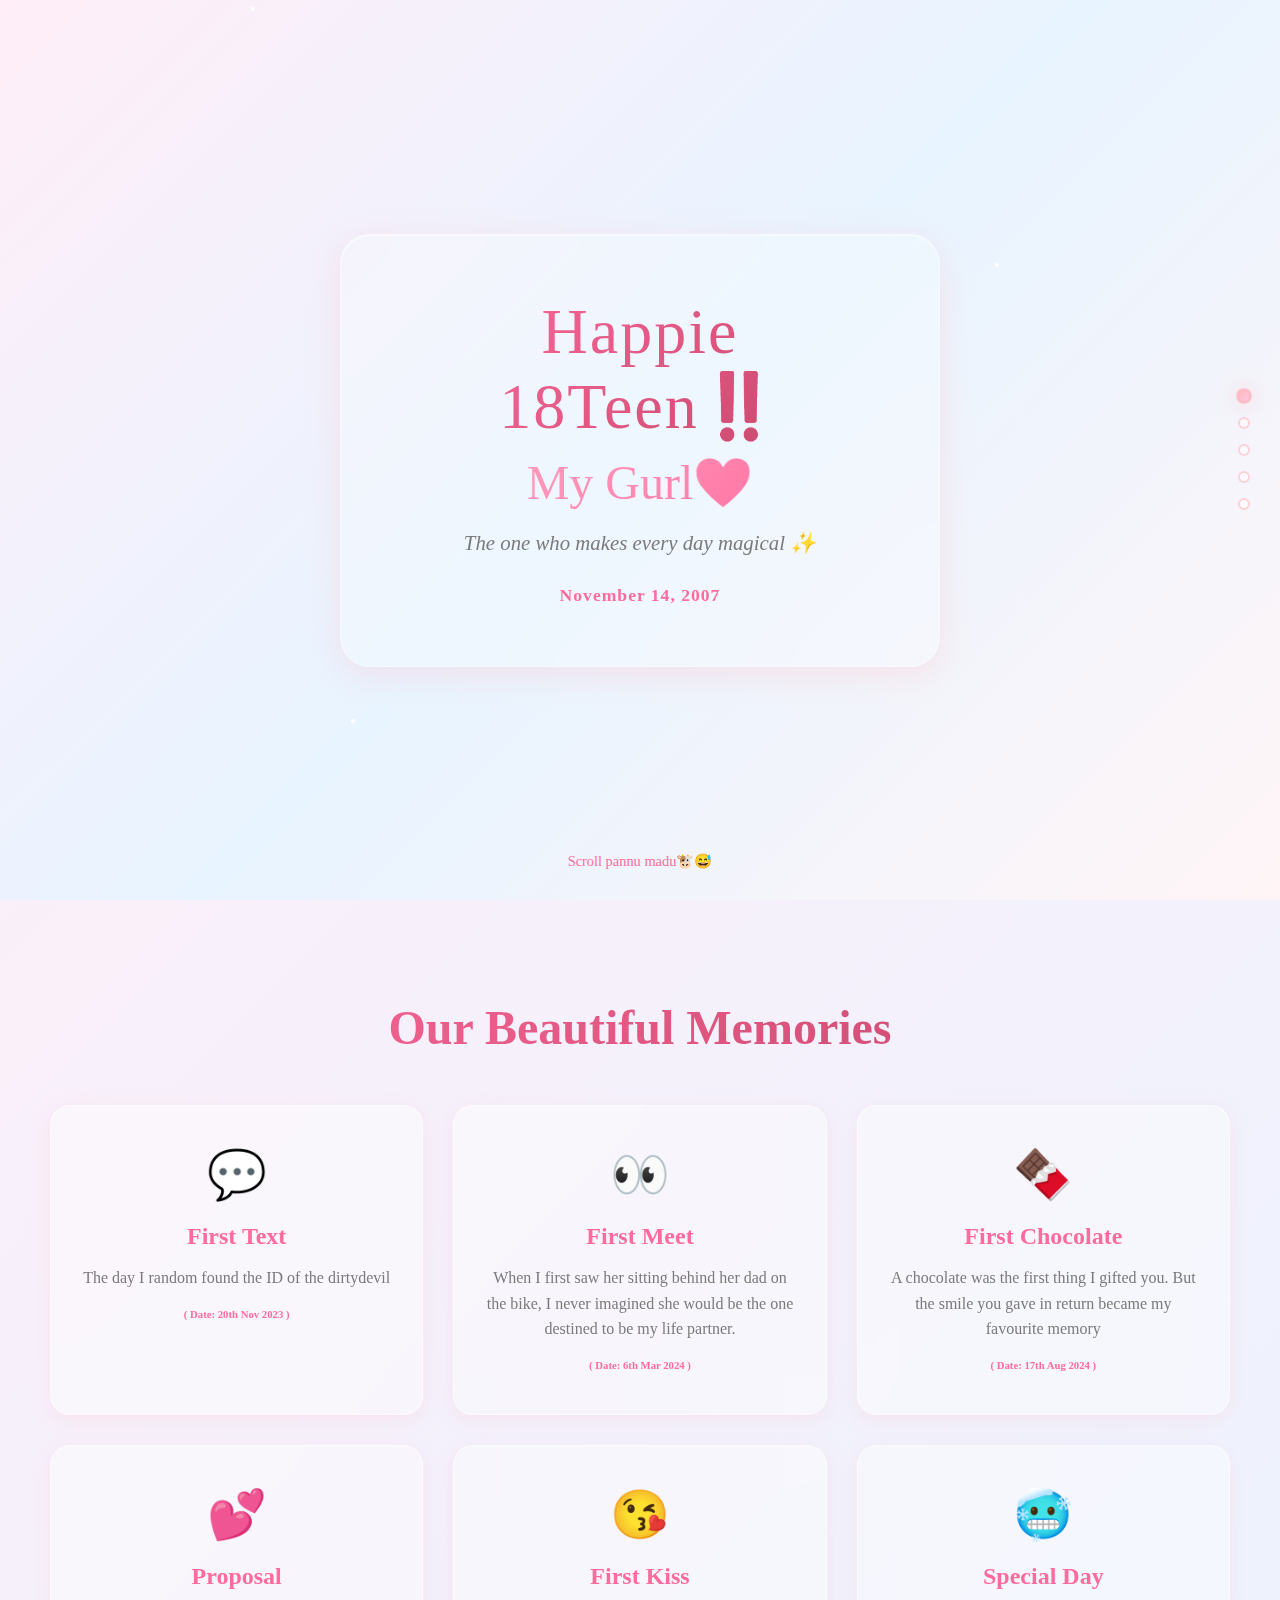
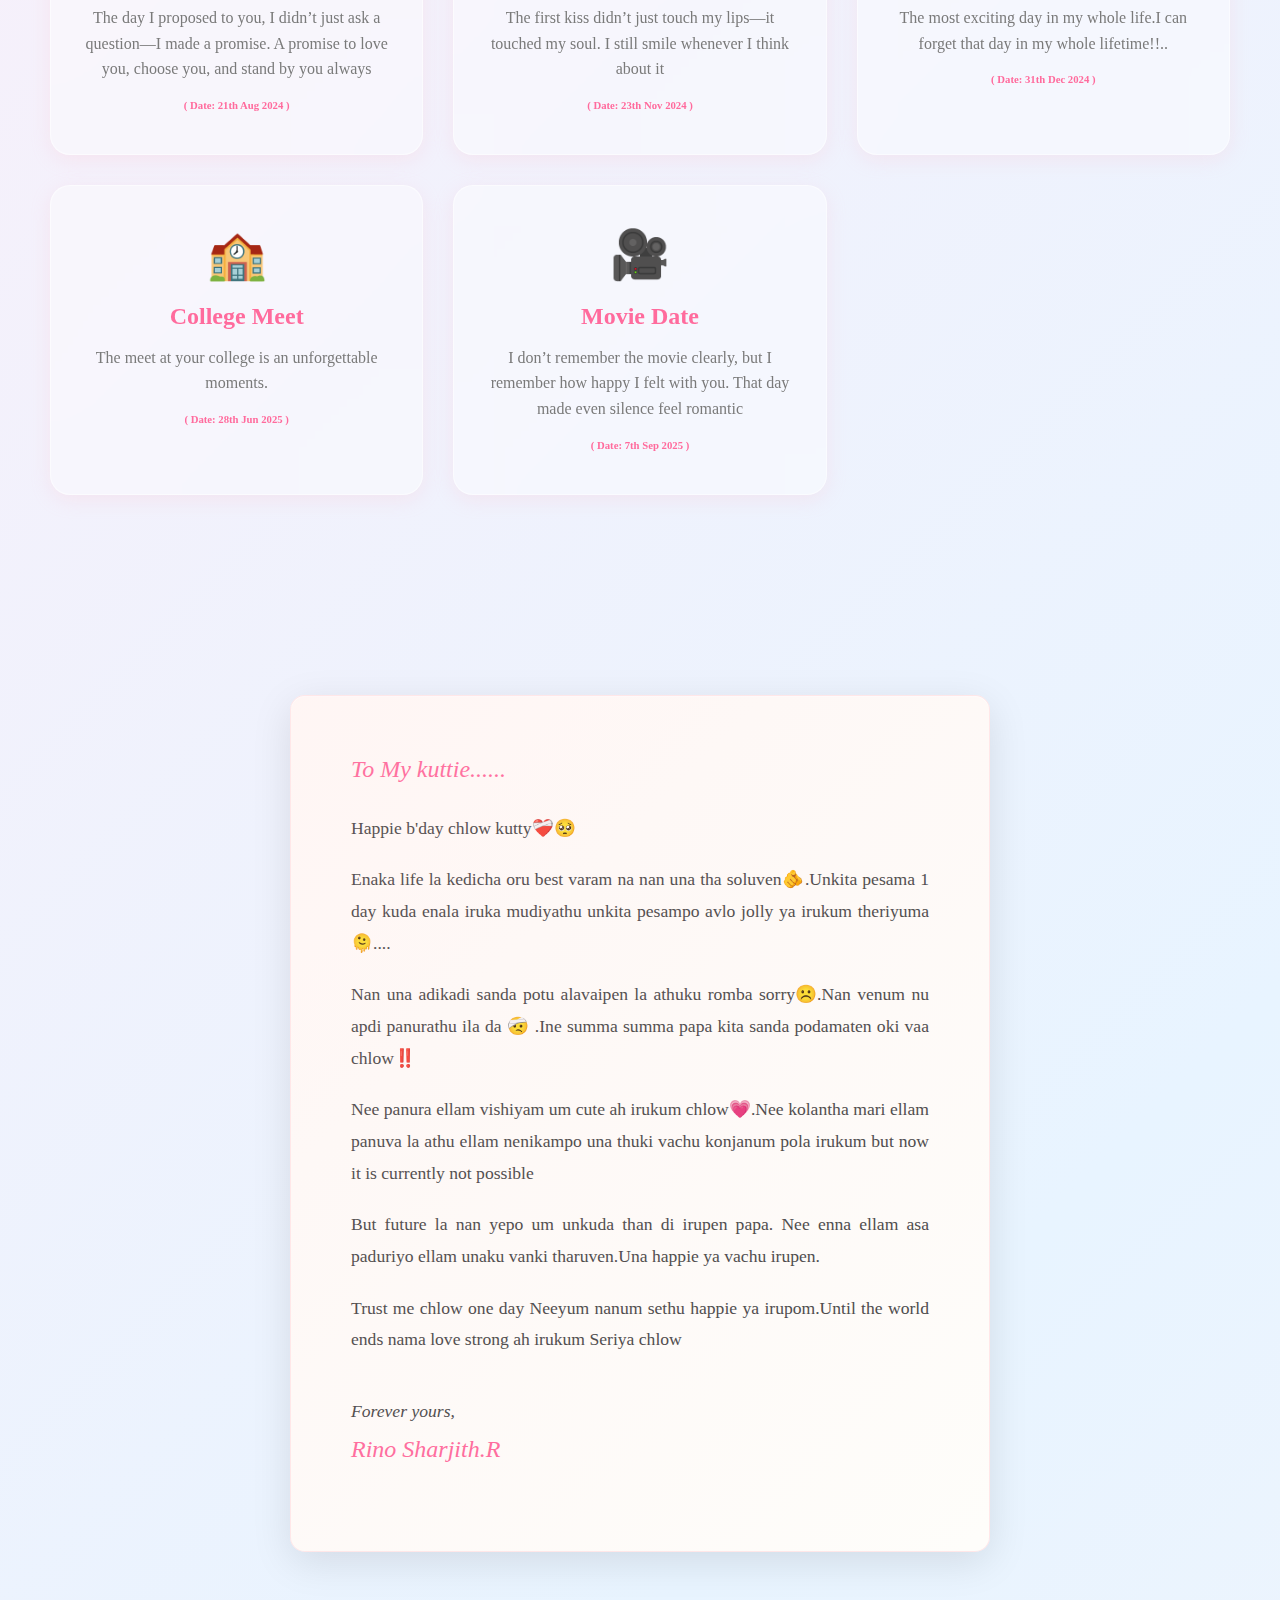
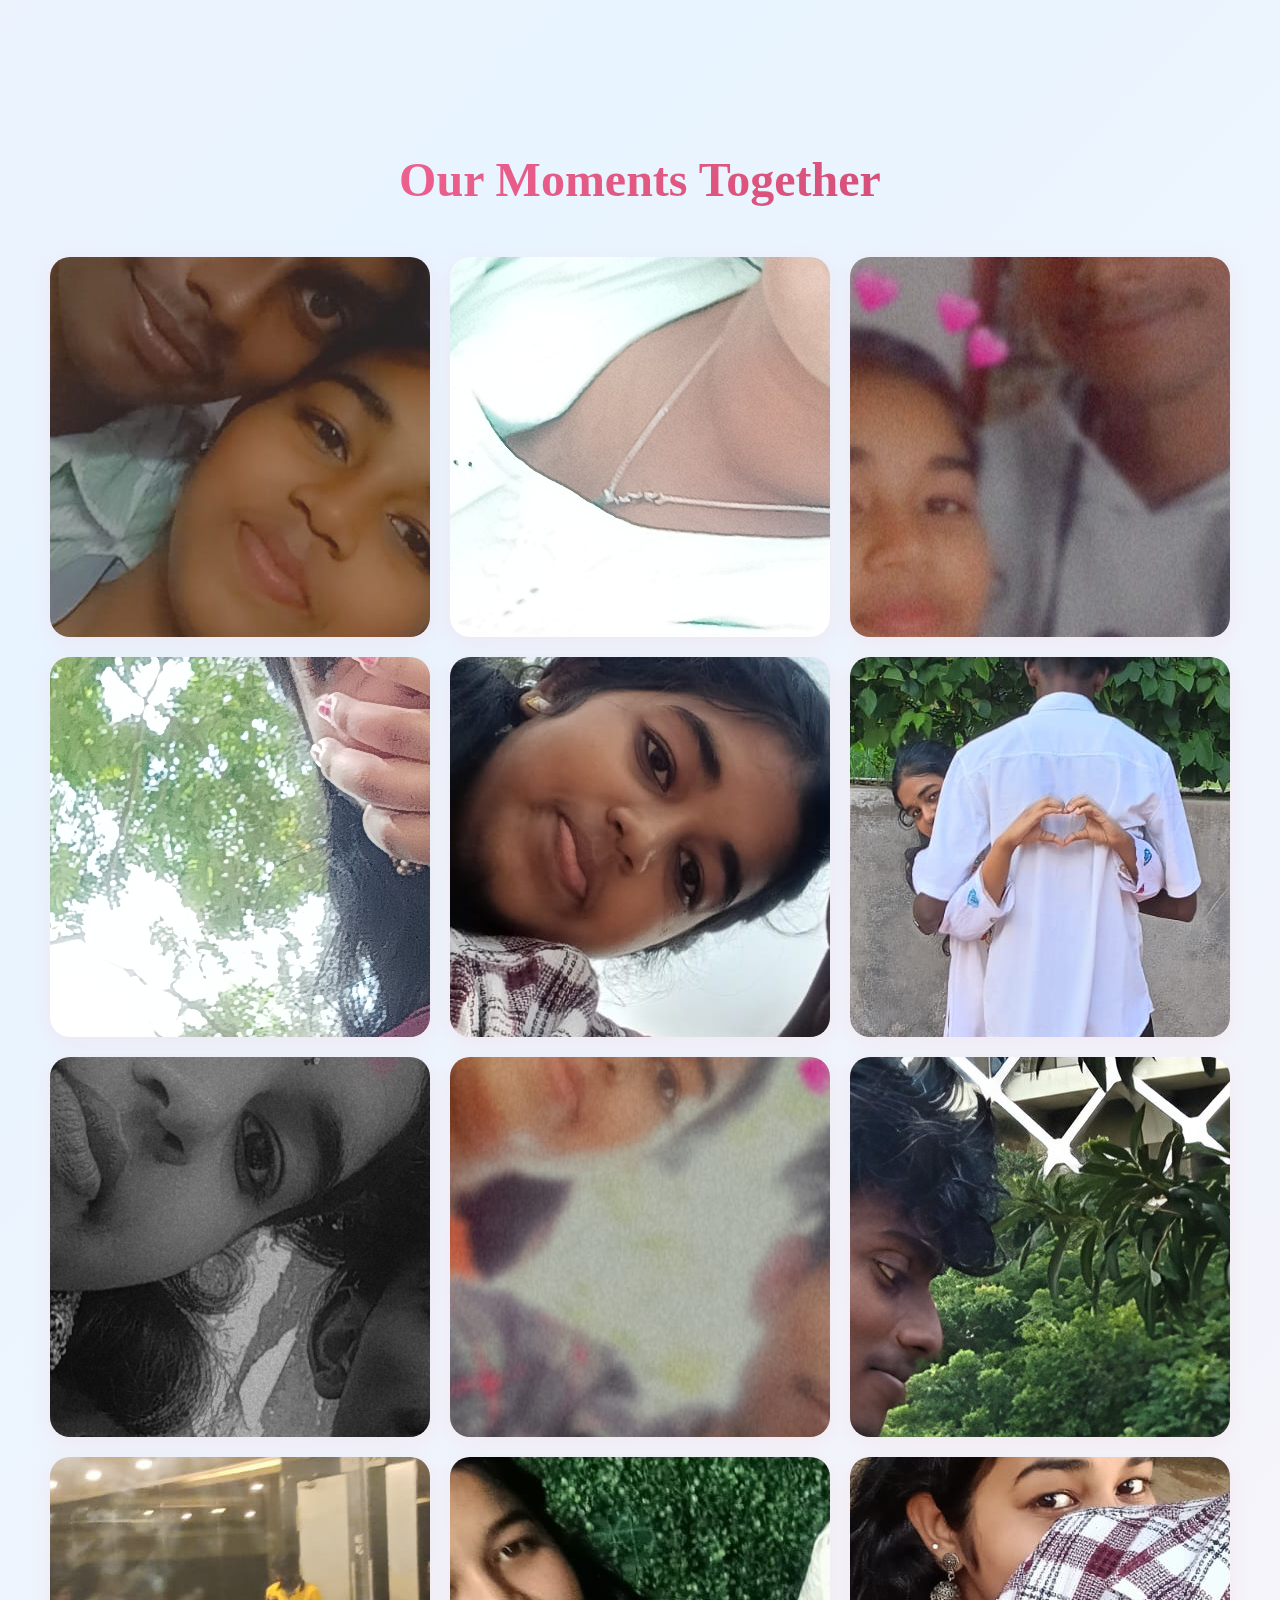
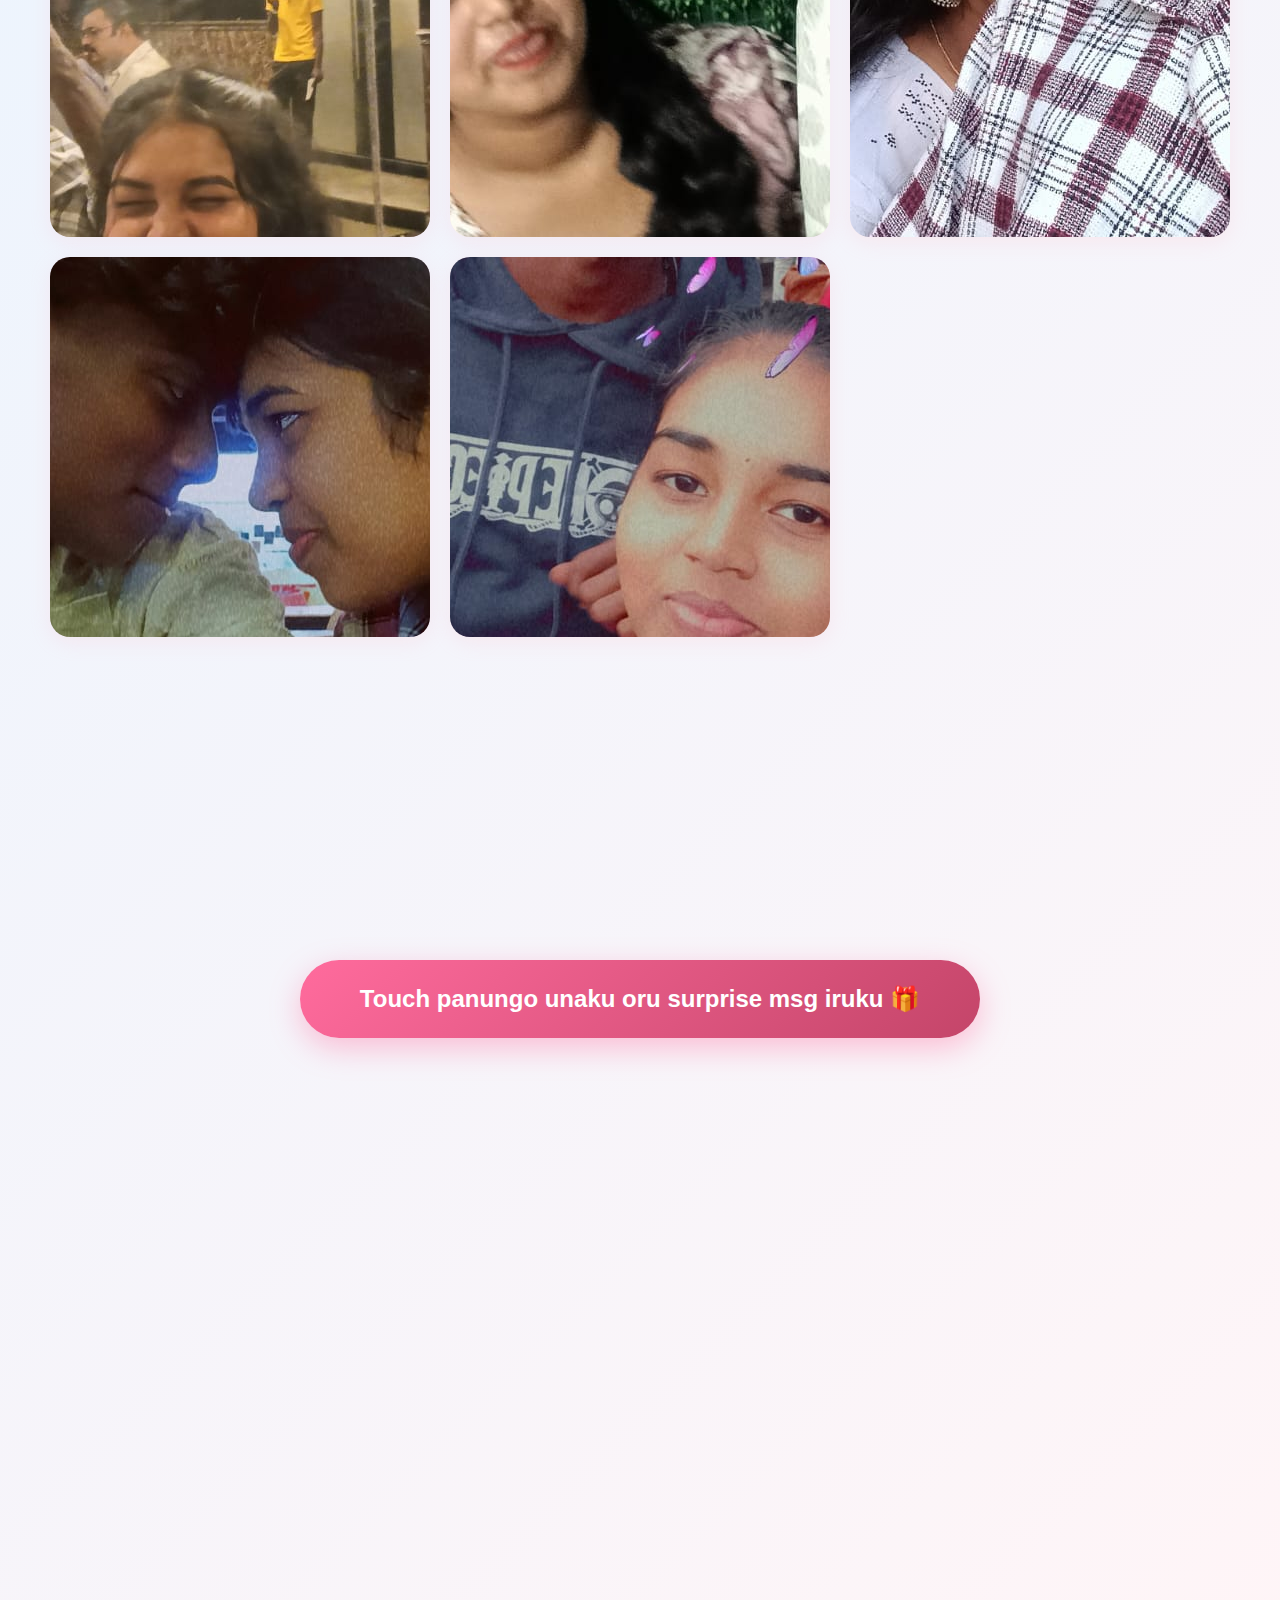
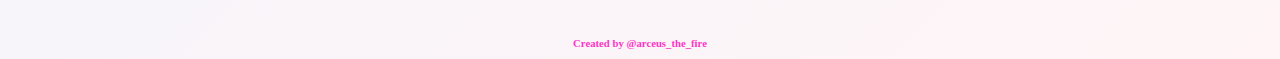
<file: birthday.html>
<!DOCTYPE html>
<html lang="en">
<head>
    <meta charset="UTF-8">
    <meta name="viewport" content="width=device-width, initial-scale=1.0">
    <title>Happy Birthday Babe✨</title>
    <link rel="stylesheet" href="birthday.css">
</head>
<body>
    <nav class="floating-nav">
        <a href="#hero" class="nav-dot active" data-section="hero"></a>
        <a href="#memories" class="nav-dot" data-section="memories"></a>
        <a href="#letter" class="nav-dot" data-section="letter"></a>
        <a href="#gallery" class="nav-dot" data-section="gallery"></a>
        <a href="#surprise" class="nav-dot" data-section="surprise"></a>
    </nav>

    <div class="sparkles" id="sparkles"></div>

    <section id="hero" class="hero-section">
        <div class="glass-postcard" id="postcard">
            <div class="postcard-content">
                <h1 class="title">Happie 18Teen‼️</h1>
                <h2 class="name">My Gurl❤‍🩹</h2>
                <p class="subtitle"> The one who makes every day magical ✨</p>
                <div class="birthday-date">November 14, 2007</div>
            </div>
        </div>
        <div class="scroll-hint">Scroll pannu madu🐮😅</div>
    </section>

    <section id="memories" class="memories-section">
        <h2 class="section-title">Our Beautiful Memories</h2>
        <div class="memories-grid">
            <div class="memory-card">
                <div class="memory-icon">💬</div>
                <h3>First Text</h3>
                <p>The day I random found the ID of the dirtydevil</p>
                 <h6>( Date: 20th Nov 2023 )</h6>
            </div>
            <div class="memory-card">
                <div class="memory-icon">👀</div>
                <h3>First Meet</h3>
                <p>When I first saw her sitting behind her dad on the bike, I never imagined she would be the one destined to be my life partner.</p>
                <h6>( Date: 6th Mar 2024 )</h6>
            </div>
            <div class="memory-card">
                <div class="memory-icon">🍫</div>
                <h3>First Chocolate</h3>
                <p>A chocolate was the first thing I gifted you. But the smile you gave in return became my favourite memory</p>
                 <h6>( Date: 17th Aug 2024 )</h6>
            </div>
            <div class="memory-card">
                <div class="memory-icon">💕</div>
                <h3>Proposal</h3>
                <p>The day I proposed to you, I didn’t just ask a question—I made a promise. A promise to love you, choose you, and stand by you always</p>
                <h6>( Date: 21th Aug 2024 )</h6>
            </div>
            <div class="memory-card">
                <div class="memory-icon">😘</div>
                <h3>First Kiss</h3>
                <p>The first kiss didn’t just touch my lips—it touched my soul. I still smile whenever I think about it</p>
            <h6>( Date: 23th Nov 2024 )</h6>
            </div>
            <div class="memory-card">
                <div class="memory-icon">🥶</div>
                <h3>Special Day</h3>
                <p>The most exciting day in my whole life.I can forget that day in my whole lifetime!!..</p>
                 <h6>( Date: 31th Dec 2024 )</h6>
            </div>
            <div class="memory-card">
               <div class="memory-icon">🏫</div>
                 <h3>College Meet</h3>
                   <p>The meet at your college is an unforgettable moments.</p>
                    <h6>( Date: 28th Jun 2025 )</h6>
            </div>
            <div class="memory-card">
              <div class="memory-icon">🎥</div>
                 <h3>Movie Date</h3>
                    <p>I don’t remember the movie clearly, but I remember how happy I felt with you. That day made even silence feel romantic</p>
                   <h6>( Date: 7th Sep 2025 )</h6>
            </div>
        </div>
    </section>

    <section id="letter" class="letter-section">
        <div class="letter-container">
            <div class="letter-paper">
                <div class="letter-header">To My kuttie......</div>
                <div class="letter-body">
                    <p>Happie b'day chlow kutty❤‍🩹🥺 </p>

                    <p>Enaka life la kedicha oru best varam na nan una tha soluven🫵.Unkita pesama 1 day kuda enala iruka mudiyathu
                    unkita pesampo avlo jolly ya irukum theriyuma🫠....</p>

                    <p>Nan una adikadi sanda potu alavaipen la athuku romba sorry☹️.Nan venum nu apdi panurathu ila da 🤕 .Ine summa summa papa kita sanda podamaten oki vaa chlow‼️</p>

                    <p>Nee panura ellam vishiyam um cute ah irukum chlow💗.Nee kolantha mari ellam panuva la athu ellam nenikampo una thuki vachu konjanum pola irukum but now it is currently not possible</p>

                    <p>But future la nan yepo um unkuda than di irupen papa. Nee enna ellam asa paduriyo ellam unaku vanki tharuven.Una happie ya vachu irupen.</p>

                    <p>Trust me chlow one day Neeyum nanum sethu happie ya irupom.Until the world ends nama love strong ah irukum Seriya chlow</p>

                    <p class="letter-closing">Forever yours,<br><span class="signature">Rino Sharjith.R</span></p>
                </div>
            </div>
        </div>
    </section>

    <section id="gallery" class="gallery-section">
        <h2 class="section-title">Our Moments Together</h2>
        <div class="gallery-grid">
            <div class="gallery-item" data-index="0">
                <div class="gallery-placeholder">
                <img src="image 1.jpg" alt="missing" />
                </div>
            </div>
            <div class="gallery-item" data-index="1">
                <div class="gallery-placeholder">
                  <img src="image 2.jpg" alt="missing" />
               </div>
            </div>
            <div class="gallery-item" data-index="2">
               <div class="gallery-placeholder">
                  <img src="image 3.jpg" alt="missing" />
               </div>
            </div>
            <div class="gallery-item" data-index="3">
                <div class="gallery-placeholder">
                  <img src="image 4.jpg" alt="missing" />
                </div>
            </div>
            <div class="gallery-item" data-index="4">
                <div class="gallery-placeholder">
                    <img src="image 5.jpg" alt="missing" />
                </div>
            </div>
            <div class="gallery-item" data-index="5">
                <div class="gallery-placeholder">
                  <img src="image 6.jpg" alt="missing" />
                </div>
            </div>
             <div class="gallery-item" data-index="5">
     <div class="gallery-placeholder">
         <img src="image 7.jpg" alt="missing" />
     </div>
 </div>
  <div class="gallery-item" data-index="5">
     <div class="gallery-placeholder">
         <img src="image 8.jpg" alt="missing" />
     </div>
 </div>
  <div class="gallery-item" data-index="5">
     <div class="gallery-placeholder">
         <img src="image 9.jpg" alt="missing" />
     </div>
 </div>
  <div class="gallery-item" data-index="5">
     <div class="gallery-placeholder">
         <img src="image 10.jpg" alt="missing" />
     </div>
 </div>
  <div class="gallery-item" data-index="5">
     <div class="gallery-placeholder">
         <img src="image 11.jpg" alt="missing" />
     </div>
 </div>
  <div class="gallery-item" data-index="5">
     <div class="gallery-placeholder">
         <img src="image 12.jpg" alt="missing" />
     </div>
 </div>
  <div class="gallery-item" data-index="5">
     <div class="gallery-placeholder">
         <img src="image 13.jpg" alt="missing" />
     </div>
 </div>
  <div class="gallery-item" data-index="5">
     <div class="gallery-placeholder">
         <img src="image 14.jpg" alt="missing" />
     </div>
 </div>

        </div>
    </section>

    <div id="lightbox" class="lightbox">
        <span class="lightbox-close">&times;</span>
        <img class="lightbox-content" id="lightbox-img">
        <div class="lightbox-nav">
            <button class="lightbox-prev">‹</button>
            <button class="lightbox-next">›</button>
        </div>
    </div>

    <section id="surprise" class="surprise-section">
        <div class="surprise-container">
            <button class="surprise-button" id="surpriseBtn">
                Touch panungo unaku oru surprise msg iruku 🎁
            </button>
            <div class="surprise-message" id="surpriseMessage">
                <h2>You deserve the world! 🌎</h2>
                <p>And I promise to give you mine, every single day.</p>
                <p>Thank you for being the most incredible person.</p>
                <p>I love you more than words can say! 💖</p>
            </div>
        </div>
    </section>
    
    <footer id="footer">
       <h6> Created by @arceus_the_fire</h6>
    </footer>

    <canvas id="confetti"></canvas>

    <script src="birthday.js"></script>
</body>
</html>
</file>
<file: birthday.css>
* {
    margin: 0;
    padding: 0;
    box-sizing: border-box;
}

body {
    font-family: 'Georgia', 'Times New Roman', serif;
    overflow-x: hidden;
    background: linear-gradient(135deg, #ffeef8 0%, #e8f4ff 50%, #fff5f7 100%);
    color: #4a4a4a;
    margin-bottom: 10px;
}

.floating-nav {
    position: fixed;
    right: 30px;
    top: 50%;
    transform: translateY(-50%);
    z-index: 1000;
    display: flex;
    flex-direction: column;
    gap: 15px;
}

.nav-dot {
    width: 12px;
    height: 12px;
    border-radius: 50%;
    background: rgba(255, 255, 255, 0.5);
    border: 2px solid rgba(255, 182, 193, 0.6);
    transition: all 0.3s ease;
    cursor: pointer;
}

.nav-dot:hover,
.nav-dot.active {
    background: linear-gradient(135deg, #ffb6c1, #ffc8dd);
    transform: scale(1.3);
    box-shadow: 0 0 15px rgba(255, 182, 193, 0.6);
}

.sparkles {
    position: fixed;
    top: 0;
    left: 0;
    width: 100%;
    height: 100%;
    pointer-events: none;
    z-index: 9999;
}

.sparkle {
    position: absolute;
    width: 4px;
    height: 4px;
    background: white;
    border-radius: 50%;
    animation: sparkle-animation 2s ease-in-out infinite;
    box-shadow: 0 0 10px rgba(255, 255, 255, 0.8);
}

@keyframes sparkle-animation {
    0%, 100% {
        opacity: 0;
        transform: scale(0);
    }
    50% {
        opacity: 1;
        transform: scale(1);
    }
}

.hero-section {
    height: 100vh;
    display: flex;
    align-items: center;
    justify-content: center;
    position: relative;
    overflow: hidden;
    background: linear-gradient(135deg, #ffeef8 0%, #e8f4ff 50%, #fff5f7 100%);
}

.glass-postcard {
    background: rgba(255, 255, 255, 0.25);
    backdrop-filter: blur(20px);
    border-radius: 30px;
    padding: 60px 80px;
    box-shadow: 0 8px 32px rgba(255, 182, 193, 0.3),
                inset 0 1px 0 rgba(255, 255, 255, 0.5);
    border: 1px solid rgba(255, 255, 255, 0.4);
    transform-style: preserve-3d;
    transition: transform 0.1s ease;
    max-width: 600px;
    text-align: center;
}

.postcard-content {
    position: relative;
    z-index: 1;
}

.title {
    font-size: 4rem;
    font-weight: 300;
    background: linear-gradient(135deg, #ff6b9d, #c44569);
    -webkit-background-clip: text;
    -webkit-text-fill-color: transparent;
    background-clip: text;
    margin-bottom: 10px;
    letter-spacing: 2px;
}

.name {
    font-size: 3rem;
    font-weight: 400;
    background: linear-gradient(135deg, #ffa8c5, #ff6b9d);
    -webkit-background-clip: text;
    -webkit-text-fill-color: transparent;
    background-clip: text;
    margin-bottom: 20px;
}

.subtitle {
    font-size: 1.3rem;
    color: #7a7a7a;
    font-style: italic;
    margin-bottom: 30px;
}

.birthday-date {
    font-size: 1.1rem;
    color: #ff6b9d;
    font-weight: 600;
    letter-spacing: 1px;
}

.scroll-hint {
    position: absolute;
    bottom: 30px;
    left: 50%;
    transform: translateX(-50%);
    color: #ff6b9d;
    font-size: 0.9rem;
    animation: bounce 2s infinite;
}

@keyframes bounce {
    0%, 100% {
        transform: translateX(-50%) translateY(0);
    }
    50% {
        transform: translateX(-50%) translateY(-10px);
    }
}

.section-title {
    font-size: 3rem;
    text-align: center;
    margin-bottom: 50px;
    background: linear-gradient(135deg, #ff6b9d, #c44569);
    -webkit-background-clip: text;
    -webkit-text-fill-color: transparent;
    background-clip: text;
}

.memories-section {
    min-height: 100vh;
    padding: 100px 50px;
}

.memories-grid {
    display: grid;
    grid-template-columns: repeat(auto-fit, minmax(300px, 1fr));
    gap: 30px;
    max-width: 1200px;
    margin: 0 auto;
}

.memory-card {
    background: rgba(255, 255, 255, 0.4);
    backdrop-filter: blur(15px);
    border-radius: 20px;
    padding: 40px 30px;
    text-align: center;
    border: 1px solid rgba(255, 255, 255, 0.5);
    transition: all 0.3s ease;
    box-shadow: 0 5px 20px rgba(255, 182, 193, 0.2);
}

.memory-card:hover {
    transform: translateY(-10px);
    box-shadow: 0 15px 40px rgba(255, 182, 193, 0.4);
}

.memory-icon {
    font-size: 3rem;
    margin-bottom: 20px;
    animation: float 3s ease-in-out infinite;
}

@keyframes float {
    0%, 100% {
        transform: translateY(0);
    }
    50% {
        transform: translateY(-10px);
    }
}

.memory-card h3 {
    font-size: 1.5rem;
    color: #ff6b9d;
    margin-bottom: 15px;
}

.memory-card p {
    color: #7a7a7a;
    line-height: 1.6;
    margin-bottom: 15px;
}

.memory-card h6 {
    color: #ff6b9d;
    line-height: 1.6;
    
}

.letter-section {
    min-height: 100vh;
    padding: 100px 50px;
    display: flex;
    align-items: center;
    justify-content: center;
}

.letter-container {
    perspective: 1000px;
}

.letter-paper {
    max-width: 700px;
    background: rgba(255, 253, 250, 0.95);
    border-radius: 15px;
    padding: 60px;
    box-shadow: 0 10px 40px rgba(0, 0, 0, 0.1),
                inset 0 1px 0 rgba(255, 255, 255, 0.8);
    border: 1px solid rgba(255, 182, 193, 0.3);
    position: relative;
    transition: transform 0.3s ease;
}

.letter-paper:hover {
    transform: rotateX(2deg) rotateY(2deg);
}

.letter-paper::before {
    content: '';
    position: absolute;
    top: 0;
    left: 0;
    right: 0;
    bottom: 0;
    background: linear-gradient(135deg, rgba(255, 182, 193, 0.1) 0%, transparent 100%);
    border-radius: 15px;
    pointer-events: none;
}

.letter-header {
    font-size: 1.5rem;
    color: #ff6b9d;
    margin-bottom: 30px;
    font-style: italic;
    margin-right: 0.1rem;
}

.letter-body p {
    font-size: 1.1rem;
    line-height: 1.8;
    color: #4a4a4a;
    margin-bottom: 20px;
    text-align: justify;
}

.letter-closing {
    margin-top: 40px;
    font-style: italic;
    text-align: right;
}

.signature {
    font-size: 1.5rem;
    color: #ff6b9d;
    font-family: 'Brush Script MT', cursive;
}

.gallery-section {
    min-height: 100vh;
    padding: 100px 50px;
}

.gallery-grid {
    display: grid;
    grid-template-columns: repeat(auto-fit, minmax(300px, 1fr));
    gap: 20px;
    max-width: 1200px;
    margin: 0 auto;
}

.gallery-item {
    aspect-ratio: 1;
    border-radius: 20px;
    overflow: hidden;
    cursor: pointer;
    transition: all 0.3s ease;
    box-shadow: 0 5px 20px rgba(255, 182, 193, 0.2);
}

.gallery-item:hover {
    transform: scale(1.05);
    box-shadow: 0 15px 40px rgba(255, 182, 193, 0.4);
}

.gallery-placeholder {
    width: 100%;
    height: 100%;
    background: linear-gradient(135deg, rgba(255, 182, 193, 0.3), rgba(255, 200, 221, 0.3));
    display: flex;
    flex-direction: column;
    align-items: center;
    justify-content: center;
    gap: 10px;
}

.gallery-placeholder span {
    font-size: 2rem;
    color: #ff6b9d;
    font-weight: 600;
}

.gallery-placeholder p {
    color: #7a7a7a;
    font-size: 0.9rem;
}

.lightbox {
    display: none;
    position: fixed;
    z-index: 10000;
    left: 0;
    top: 0;
    width: 100%;
    height: 100%;
    background-color: rgba(0, 0, 0, 0.9);
    backdrop-filter: blur(10px);
}

.lightbox-content {
    margin: auto;
    display: block;
    max-width: 90%;
    max-height: 90%;
    position: absolute;
    top: 50%;
    left: 50%;
    transform: translate(-50%, -50%);
    border-radius: 10px;
    animation: zoom 0.3s ease;
}

@keyframes zoom {
    from {
        transform: translate(-50%, -50%) scale(0.5);
        opacity: 0;
    }
    to {
        transform: translate(-50%, -50%) scale(1);
        opacity: 1;
    }
}

.lightbox-close {
    position: absolute;
    top: 30px;
    right: 50px;
    color: #fff;
    font-size: 50px;
    font-weight: bold;
    cursor: pointer;
    transition: 0.3s;
}

.lightbox-close:hover {
    color: #ffb6c1;
}

.lightbox-nav button {
    position: absolute;
    top: 50%;
    transform: translateY(-50%);
    background: rgba(255, 255, 255, 0.2);
    color: white;
    border: none;
    font-size: 3rem;
    padding: 20px 30px;
    cursor: pointer;
    transition: all 0.3s ease;
    backdrop-filter: blur(10px);
}

.lightbox-nav button:hover {
    background: rgba(255, 182, 193, 0.5);
}

.lightbox-prev {
    left: 20px;
}

.lightbox-next {
    right: 20px;
}

.surprise-section {
    min-height: 100vh;
    display: flex;
    align-items: center;
    justify-content: center;
    padding: 100px 50px;
}

.surprise-container {
    text-align: center;
}

.surprise-button {
    background: linear-gradient(135deg, #ff6b9d, #c44569);
    color: white;
    border: none;
    padding: 25px 60px;
    font-size: 1.5rem;
    border-radius: 50px;
    cursor: pointer;
    transition: all 0.3s ease;
    box-shadow: 0 10px 30px rgba(255, 107, 157, 0.4);
    font-weight: 600;
}

.surprise-button:hover {
    transform: translateY(-5px);
    box-shadow: 0 15px 40px rgba(255, 107, 157, 0.6);
}

.surprise-message {
    margin-top: 50px;
    background: rgba(255, 255, 255, 0.4);
    backdrop-filter: blur(15px);
    border-radius: 20px;
    padding: 50px;
    max-width: 600px;
    border: 1px solid rgba(255, 255, 255, 0.5);
    opacity: 0;
    transform: scale(0.8);
    transition: all 0.5s ease;
}

.surprise-message.show {
    opacity: 1;
    transform: scale(1);
}

.surprise-message h2 {
    font-size: 2.5rem;
    color: #ff6b9d;
    margin-bottom: 20px;
}

.surprise-message p {
    font-size: 1.3rem;
    color: #4a4a4a;
    line-height: 1.8;
    margin-bottom: 15px;
}

#confetti {
    position: fixed;
    top: 0;
    left: 0;
    width: 100%;
    height: 100%;
    pointer-events: none;
    z-index: 9998;
}

@media (max-width: 768px) {
    .glass-postcard {
        padding: 40px 30px;
    }

    .title {
        font-size: 2.5rem;
    }

    .name {
        font-size: 2rem;
    }

    .section-title {
        font-size: 2rem;
    }

    .memories-grid,
    .gallery-grid {
        grid-template-columns: 1fr;
    }

    .letter-paper {
        padding: 30px;
    }

    .floating-nav {
        right: 15px;
    }

    .lightbox-close {
        top: 15px;
        right: 20px;
        font-size: 35px;
    }

    .lightbox-nav button {
        font-size: 2rem;
        padding: 10px 20px;
    }
}
#footer{
    justify-content: center;
    text-align: center;
    color: #FF35C7;
}
</file>
